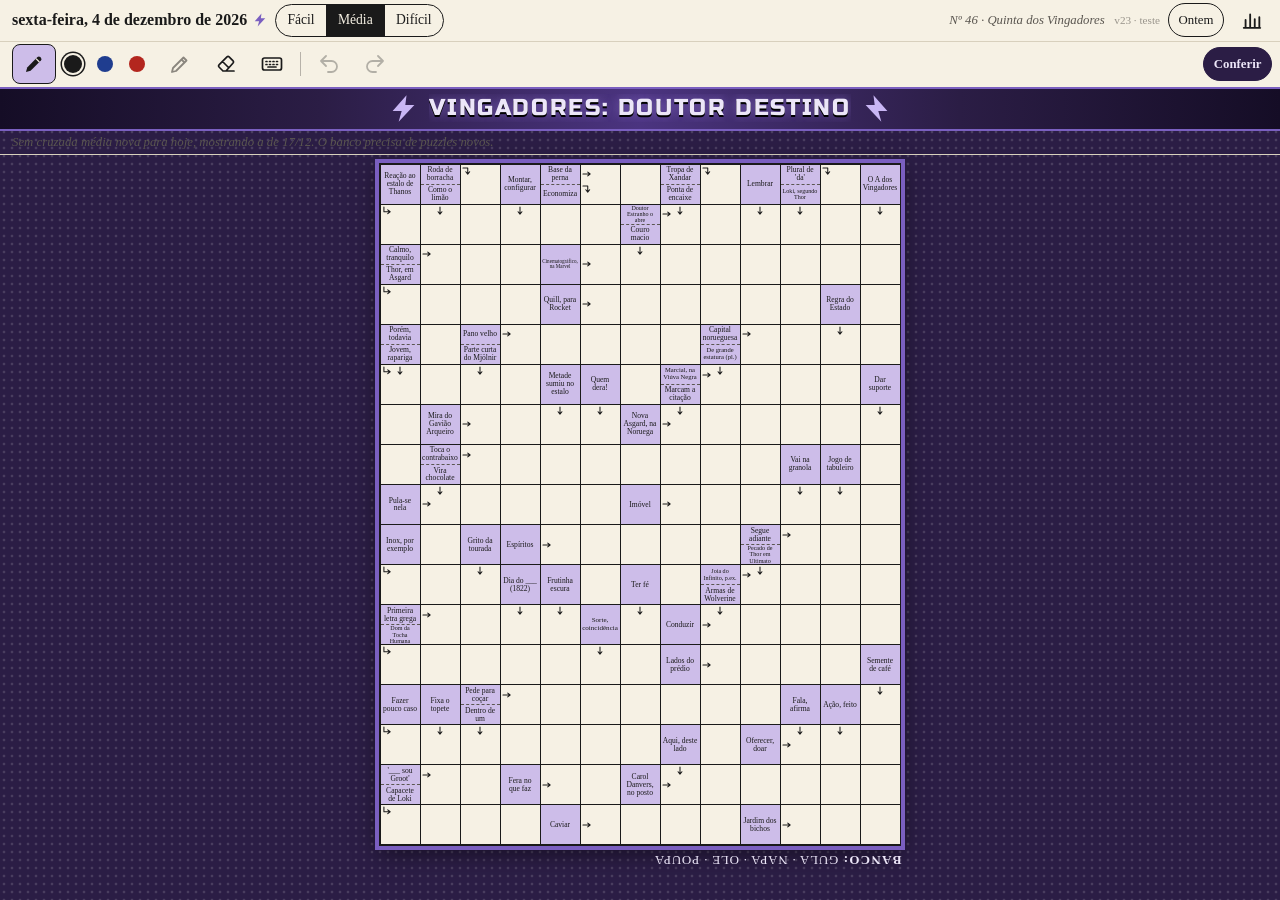
<file: index.html>
<!doctype html>
<html lang="pt-BR">
<head>
  <meta charset="utf-8">
  <meta name="viewport" content="width=device-width, initial-scale=1, maximum-scale=1, user-scalable=no, viewport-fit=cover">
  <meta name="theme-color" content="#f6f1e4">
  <title>Cruzadas do Dia (teste)</title>
  <!-- As versões dos arquivos são controladas pelo service worker (sw.js). -->
  <link rel="stylesheet" href="css/estilo.css">
  <script type="module" src="js/app.js"></script>
</head>
<body>
  <header class="cabecalho">
    <!-- Barra de cima: o dia (data, nível, navegação, histórico) -->
    <div class="barra barra-dia">
      <p class="data" id="data-extenso"></p>
      <span class="niveis" role="group" aria-label="Nível">
        <button type="button" class="nivel" data-nivel="facil" aria-pressed="false">Fácil</button>
        <button type="button" class="nivel" data-nivel="media" aria-pressed="false">Média</button>
        <button type="button" class="nivel" data-nivel="dificil" aria-pressed="false">Difícil</button>
      </span>
      <span class="info">
        <span class="edicao" id="edicao"></span>
        <span class="versao" id="versao"></span>
      </span>
      <button type="button" class="botao-texto" id="ir-ontem" hidden>Ontem</button>
      <button type="button" class="botao-texto" id="ir-hoje" hidden>Hoje</button>
      <button type="button" class="botao-icone" id="abrir-historico" title="Meu histórico" aria-label="Meu histórico">
        <svg viewBox="0 0 24 24"><path d="M5 20V12 M10 20V6 M15 20v-9 M20 20V9 M3 20.5h18" fill="none" stroke="#1a1a1a" stroke-width="2" stroke-linecap="round"/></svg>
      </button>
    </div>

    <!-- Barra de baixo: a escrita (ferramentas) e o "Terminei" -->
    <div class="barra barra-escrita">
      <nav class="ferramentas" aria-label="Ferramentas">
        <button type="button" data-ferramenta="caneta" id="botao-caneta" title="Caneta" aria-label="Caneta">
          <svg viewBox="0 0 24 24"><path d="M4 20l1.2-4.6L15.5 5.1a2 2 0 0 1 2.8 0l.6.6a2 2 0 0 1 0 2.8L8.6 18.8z" fill="currentColor"/><path d="M14 6.6l3.4 3.4" stroke="#f6f1e4" stroke-width="1.2"/></svg>
        </button>
        <span class="cores" role="group" aria-label="Cor da caneta">
          <button type="button" class="cor" data-cor="preta" title="Caneta preta" aria-label="Caneta preta"></button>
          <button type="button" class="cor" data-cor="azul" title="Caneta azul" aria-label="Caneta azul"></button>
          <button type="button" class="cor" data-cor="vermelha" title="Caneta vermelha" aria-label="Caneta vermelha"></button>
        </span>
        <button type="button" data-ferramenta="lapis" title="Lápis" aria-label="Lápis">
          <svg viewBox="0 0 24 24"><path d="M4 20l1-4L15.5 5.5l3 3L8 19z" fill="none" stroke="#8a867e" stroke-width="1.8" stroke-linejoin="round"/><path d="M13.5 7.5l3 3" stroke="#8a867e" stroke-width="1.8"/></svg>
        </button>
        <button type="button" data-ferramenta="borracha" title="Borracha" aria-label="Borracha">
          <svg viewBox="0 0 24 24"><path d="M9 19l-4-4a1.5 1.5 0 0 1 0-2.1l8-8a1.5 1.5 0 0 1 2.1 0l4 4a1.5 1.5 0 0 1 0 2.1L12 19z M8.5 9.5l6 6 M9 19h11" fill="none" stroke="#1a1a1a" stroke-width="1.7" stroke-linejoin="round" stroke-linecap="round"/></svg>
        </button>
        <button type="button" data-ferramenta="teclado" title="Teclado" aria-label="Teclado">
          <svg viewBox="0 0 24 24"><rect x="2.5" y="6" width="19" height="12" rx="2" fill="none" stroke="#1a1a1a" stroke-width="1.7"/><path d="M6 9.5h1 M9.5 9.5h1 M13 9.5h1 M16.5 9.5h1 M6 12.5h1 M9.5 12.5h1 M13 12.5h1 M16.5 12.5h1 M8 15h8" stroke="#1a1a1a" stroke-width="1.7" stroke-linecap="round"/></svg>
        </button>
        <span class="separador" aria-hidden="true"></span>
        <button type="button" id="desfazer" title="Desfazer" aria-label="Desfazer" disabled>
          <svg viewBox="0 0 24 24"><path d="M9 14L4 9l5-5 M4 9h10.5a5.5 5.5 0 0 1 0 11H11" fill="none" stroke="#1a1a1a" stroke-width="1.8" stroke-linecap="round" stroke-linejoin="round"/></svg>
        </button>
        <button type="button" id="refazer" title="Refazer" aria-label="Refazer" disabled>
          <svg viewBox="0 0 24 24"><path d="M15 14l5-5-5-5 M20 9H9.5a5.5 5.5 0 0 0 0 11H13" fill="none" stroke="#1a1a1a" stroke-width="1.8" stroke-linecap="round" stroke-linejoin="round"/></svg>
        </button>
      </nav>
      <button type="button" class="botao-texto" id="conferir" hidden aria-pressed="false">Conferir</button>
    </div>
  </header>

  <!-- Dia com tema: faixa de capa (nome do tema em letras grandes) -->
  <div class="capa-tema" id="capa-tema" hidden></div>

  <p class="aviso" id="aviso" hidden></p>
  <button type="button" class="faixa" id="atualizacao" hidden>Atualização disponível · toque para recarregar</button>
  <button type="button" class="faixa" id="novo-puzzle" hidden>Novo puzzle disponível · toque para abrir</button>
  <!-- Ontem ficou sem conferir: tocar abre o gabarito; ✕ dispensa o aviso daquele dia -->
  <div class="lembrete" id="lembrete-ontem" hidden>
    <button type="button" class="faixa faixa-clara" id="lembrete-abrir">Ontem ficou sem conferir · toque para ver o gabarito</button>
    <button type="button" class="botao-icone" id="lembrete-fechar" title="Dispensar o aviso" aria-label="Dispensar o aviso">
      <svg viewBox="0 0 24 24"><path d="M6 6l12 12 M18 6L6 18" fill="none" stroke="#1a1a1a" stroke-width="2" stroke-linecap="round"/></svg>
    </button>
  </div>

  <!-- Hoje: resultado da conferência (sem mostrar respostas) -->
  <div class="resultado" id="resultado" hidden>
    <span class="resultado-texto" id="resultado-texto"></span>
    <span class="resultado-botoes">
      <button type="button" class="botao-texto" id="aceitar-ilegiveis" hidden>As ilegíveis estão certas</button>
      <button type="button" class="botao-texto" id="desistir">Desistir</button>
      <button type="button" class="botao-icone" id="fechar-resultado" title="Fechar" aria-label="Fechar">
        <svg viewBox="0 0 24 24"><path d="M6 6l12 12 M18 6L6 18" fill="none" stroke="#1a1a1a" stroke-width="2" stroke-linecap="round"/></svg>
      </button>
    </span>
  </div>

  <!-- Dias passados: como o dia terminou e o gabarito -->
  <div class="avaliacao" id="avaliacao" hidden>
    <span class="avaliacao-texto" id="avaliacao-texto"></span>
    <span class="resumo-letras" id="resumo-letras" hidden></span>
    <button type="button" class="botao-texto alternar-gabarito" id="alternar-gabarito">Ocultar gabarito</button>
  </div>
  <div class="toast" id="toast" role="status" hidden></div>

  <!-- Painel "Meu histórico": estatísticas, calendário e backup -->
  <dialog class="painel" id="historico" aria-labelledby="historico-titulo">
    <div class="painel-quadro">
      <div class="painel-topo">
        <h2 id="historico-titulo">Meu histórico</h2>
        <button type="button" class="botao-icone" id="fechar-historico" title="Fechar" aria-label="Fechar">
          <svg viewBox="0 0 24 24"><path d="M6 6l12 12 M18 6L6 18" fill="none" stroke="#1a1a1a" stroke-width="2" stroke-linecap="round"/></svg>
        </button>
      </div>
      <span class="niveis abas-nivel" role="group" aria-label="Nível do histórico">
        <button type="button" class="nivel" data-aba-nivel="facil" aria-pressed="false">Fácil</button>
        <button type="button" class="nivel" data-aba-nivel="media" aria-pressed="false">Média</button>
        <button type="button" class="nivel" data-aba-nivel="dificil" aria-pressed="false">Difícil</button>
      </span>
      <p class="historico-erro" id="historico-erro"></p>

      <div class="numeros">
        <div><strong id="est-jogados">0</strong><span>jogados</span></div>
        <div><strong id="est-porcentagem">0</strong><span>% acertei tudo</span></div>
        <div><strong id="est-atual">0</strong><span>sequência atual</span></div>
        <div><strong id="est-melhor">0</strong><span>melhor sequência</span></div>
      </div>

      <h3>Distribuição</h3>
      <div class="distribuicao" id="distribuicao"></div>

      <div class="mes">
        <button type="button" class="botao-icone" id="mes-anterior" aria-label="Mês anterior">
          <svg viewBox="0 0 24 24"><path d="M15 5l-7 7 7 7" fill="none" stroke="#1a1a1a" stroke-width="2" stroke-linecap="round" stroke-linejoin="round"/></svg>
        </button>
        <h3 id="mes-nome"></h3>
        <button type="button" class="botao-icone" id="mes-seguinte" aria-label="Mês seguinte">
          <svg viewBox="0 0 24 24"><path d="M9 5l7 7-7 7" fill="none" stroke="#1a1a1a" stroke-width="2" stroke-linecap="round" stroke-linejoin="round"/></svg>
        </button>
      </div>
      <div class="calendario" id="calendario"></div>
      <div class="legenda">
        <span><i class="estado-acertei-tudo"></i>Acertei tudo</span>
        <span><i class="estado-errei-algumas"></i>Errei algumas</span>
        <span><i class="estado-nao-terminei"></i>Não terminei</span>
        <span><i class="estado-jogou"></i>Em andamento</span>
        <span id="legenda-tema" hidden>★ Dia com tema</span>
      </div>

      <div class="backup">
        <span>Backup (tinta e registro):</span>
        <button type="button" class="botao-texto" id="exportar">Exportar</button>
        <button type="button" class="botao-texto" id="importar">Importar</button>
        <input type="file" id="arquivo-backup" accept=".json,application/json" hidden>
      </div>
    </div>
  </dialog>

  <main class="folha" id="folha">
    <!-- O "papel" envolve a grade e recebe a camada de tinta (canvas) por cima. -->
    <div class="papel" id="papel">
      <div class="grade" id="grade" aria-label="Grade"></div>
    </div>
    <!-- Banco: palavras raras da grade, de ponta-cabeça (como no jornal).
         Fica fora do .papel para não mudar a área da tinta. -->
    <div class="banco" id="banco" hidden></div>
    <!-- Modo teclado: dica da palavra selecionada + teclado próprio (estilo Termo). -->
    <div class="area-teclado" id="area-teclado" hidden>
      <div class="faixa-dica">
        <button type="button" class="dica-navegar" id="dica-anterior" title="Palavra anterior" aria-label="Palavra anterior">
          <svg viewBox="0 0 24 24"><path d="M15 5l-7 7 7 7" fill="none" stroke="#1a1a1a" stroke-width="2.2" stroke-linecap="round" stroke-linejoin="round"/></svg>
        </button>
        <p class="dica-atual" id="dica-atual"></p>
        <button type="button" class="dica-navegar" id="dica-seguinte" title="Próxima palavra" aria-label="Próxima palavra">
          <svg viewBox="0 0 24 24"><path d="M9 5l7 7-7 7" fill="none" stroke="#1a1a1a" stroke-width="2.2" stroke-linecap="round" stroke-linejoin="round"/></svg>
        </button>
      </div>
      <div class="teclado" id="teclado" role="group" aria-label="Teclado"></div>
    </div>
  </main>
</body>
</html>
</file>
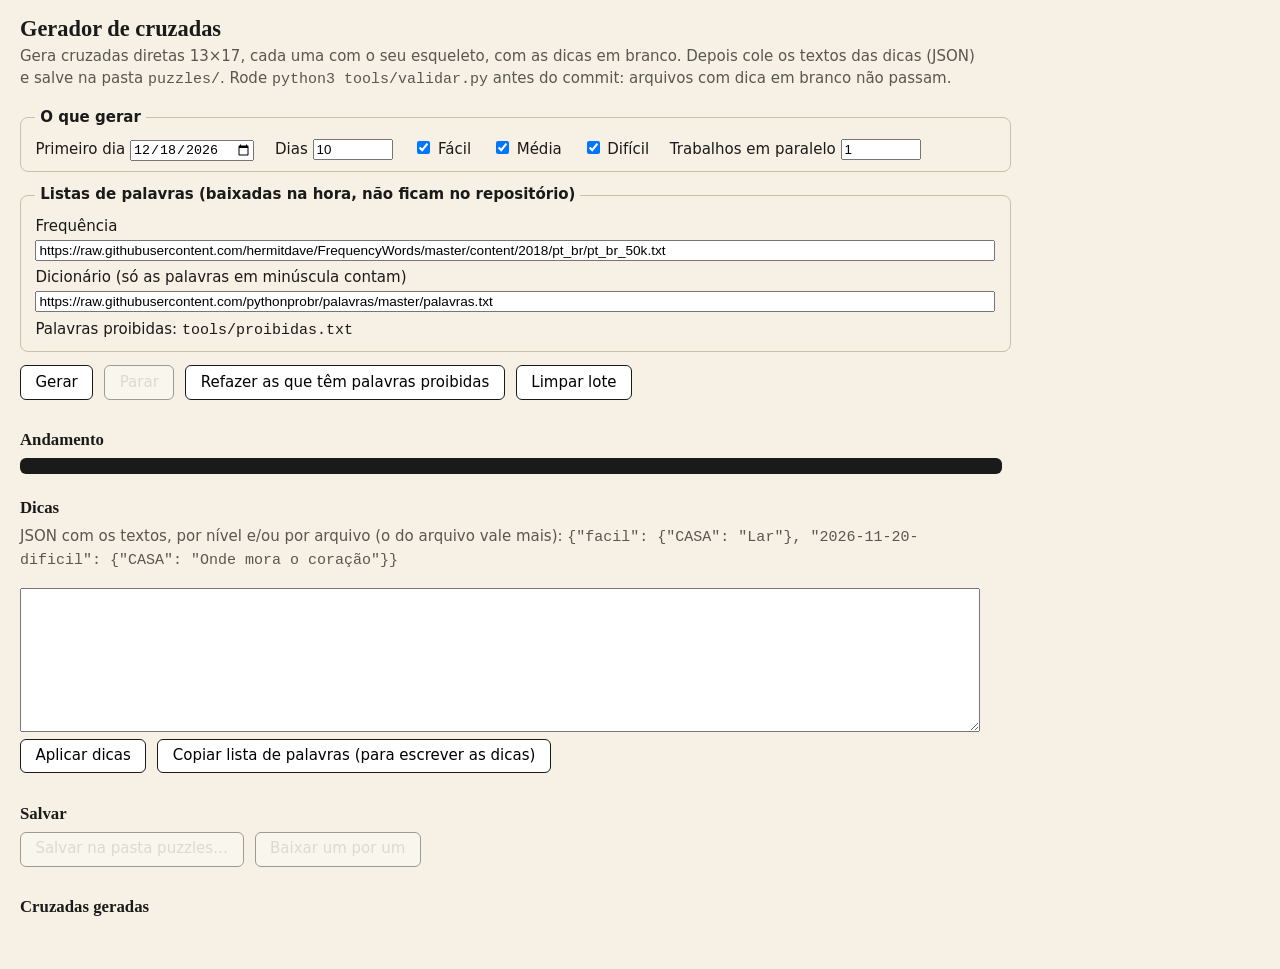
<file: tools/gerador.html>
<!doctype html>
<html lang="pt-BR">
<head>
  <meta charset="utf-8">
  <meta name="viewport" content="width=device-width, initial-scale=1">
  <title>Gerador de cruzadas</title>
  <!-- Ferramenta de conteúdo (fora do app). Rode com um servidor local na raiz
       do repositório e abra http://localhost:8000/tools/gerador.html -->
  <style>
    body { margin: 0; padding: 1rem 1.25rem 3rem; background: #f6f1e4; color: #1a1a1a; font: 15px/1.45 system-ui, sans-serif; }
    h1 { margin: 0 0 0.25rem; font: 700 1.4rem Georgia, serif; }
    h2 { margin: 1.5rem 0 0.5rem; font: 700 1.05rem Georgia, serif; }
    p.nota { margin: 0 0 1rem; color: #5a5650; max-width: 60rem; }
    fieldset { border: 1px solid #c9c0aa; border-radius: 8px; padding: 0.6rem 0.9rem; margin: 0 0 0.8rem; max-width: 60rem; }
    legend { padding: 0 0.3rem; font-weight: 600; }
    label { margin-right: 1rem; white-space: nowrap; }
    input[type=number] { width: 4.5rem; }
    input[type=url] { width: 100%; box-sizing: border-box; margin: 0.15rem 0 0.4rem; font-size: 0.85rem; }
    button { font: inherit; padding: 0.35rem 0.9rem; border: 1.5px solid #1a1a1a; border-radius: 6px; background: #fff; cursor: pointer; margin: 0 0.4rem 0.4rem 0; }
    button:disabled { opacity: 0.4; cursor: default; }
    #log { max-height: 10rem; overflow: auto; background: #1a1a1a; color: #dfe9d8; font: 12px/1.4 ui-monospace, Consolas, monospace; padding: 0.5rem 0.7rem; border-radius: 6px; white-space: pre-wrap; max-width: 60rem; }
    textarea { width: 100%; max-width: 60rem; min-height: 9rem; box-sizing: border-box; font: 12px ui-monospace, Consolas, monospace; }
    .puzzles { display: grid; grid-template-columns: repeat(auto-fill, minmax(17rem, 1fr)); gap: 0.8rem; }
    .puzzle { background: #fff; border: 1px solid #d8d0bd; border-radius: 8px; padding: 0.6rem 0.7rem; }
    .puzzle h3 { margin: 0 0 0.3rem; font-size: 0.95rem; }
    .puzzle pre { margin: 0 0 0.4rem; font: 13px/1.1 ui-monospace, Consolas, monospace; letter-spacing: 0.15em; }
    .puzzle .palavras { font-size: 0.75rem; color: #5a5650; word-spacing: 0.15em; }
    .puzzle .faltam { color: #b3261e; }
  </style>
  <script type="module" src="gerador/app.js"></script>
</head>
<body>
  <h1>Gerador de cruzadas</h1>
  <p class="nota">
    Gera cruzadas diretas 13×17, cada uma com o seu esqueleto, com as dicas em branco.
    Depois cole os textos das dicas (JSON) e salve na pasta <code>puzzles/</code>.
    Rode <code>python3 tools/validar.py</code> antes do commit: arquivos com dica em branco não passam.
  </p>

  <fieldset>
    <legend>O que gerar</legend>
    <label>Primeiro dia <input type="date" id="inicio"></label>
    <label>Dias <input type="number" id="dias" min="1" max="31" value="10"></label>
    <label><input type="checkbox" data-nivel="facil" checked> Fácil</label>
    <label><input type="checkbox" data-nivel="media" checked> Média</label>
    <label><input type="checkbox" data-nivel="dificil" checked> Difícil</label>
    <label>Trabalhos em paralelo <input type="number" id="paralelos" min="1" max="32" value="4"></label>
  </fieldset>

  <fieldset>
    <legend>Listas de palavras (baixadas na hora, não ficam no repositório)</legend>
    Frequência <input type="url" id="url-frequencia">
    Dicionário (só as palavras em minúscula contam) <input type="url" id="url-dicionario">
    Palavras proibidas: <code>tools/proibidas.txt</code>
  </fieldset>

  <button type="button" id="gerar">Gerar</button>
  <button type="button" id="parar" disabled>Parar</button>
  <button type="button" id="refazer" title="Depois de acrescentar palavras em tools/proibidas.txt">Refazer as que têm palavras proibidas</button>
  <button type="button" id="limpar">Limpar lote</button>

  <h2>Andamento</h2>
  <div id="log"></div>

  <h2>Dicas</h2>
  <p class="nota">
    JSON com os textos, por nível e/ou por arquivo (o do arquivo vale mais):
    <code>{"facil": {"CASA": "Lar"}, "2026-11-20-dificil": {"CASA": "Onde mora o coração"}}</code>
  </p>
  <textarea id="dicas" spellcheck="false"></textarea><br>
  <button type="button" id="aplicar">Aplicar dicas</button>
  <button type="button" id="copiar-palavras">Copiar lista de palavras (para escrever as dicas)</button>

  <h2>Salvar</h2>
  <button type="button" id="salvar-pasta" disabled>Salvar na pasta puzzles…</button>
  <button type="button" id="baixar" disabled>Baixar um por um</button>

  <h2>Cruzadas geradas</h2>
  <div class="puzzles" id="puzzles"></div>
</body>
</html>
</file>
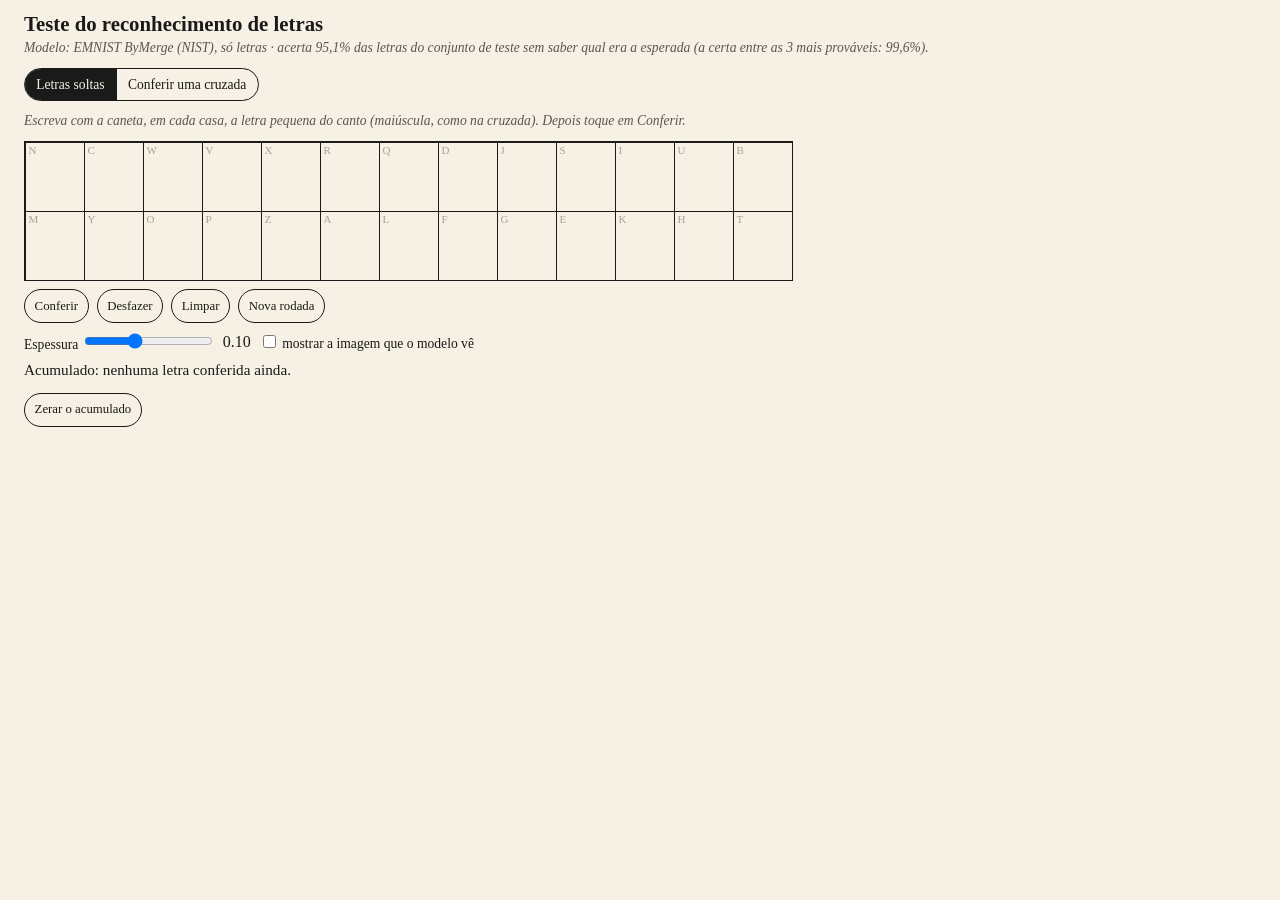
<file: tools/reconhecer.html>
<!doctype html>
<html lang="pt-BR">
<head>
  <meta charset="utf-8">
  <meta name="viewport" content="width=device-width, initial-scale=1, maximum-scale=1, user-scalable=no">
  <title>Teste do reconhecimento</title>
  <!-- Página de teste (fora do app): mede quanto o modelo acerta com a S Pen
       antes de a conferência entrar no jogo. Usa os mesmos módulos do app. -->
  <link rel="stylesheet" href="../css/estilo.css">
  <style>
    html, body { height: auto; overflow: auto; }
    body { display: block; padding: 12px 24px 40px; }
    h1 { font-size: 1.3rem; margin: 0 0 4px; }
    .sub { margin: 0 0 12px; color: var(--tinta-suave); font-size: 0.85rem; font-style: italic; }
    .abas { margin-bottom: 12px; }
    .linha { display: flex; flex-wrap: wrap; align-items: center; gap: 8px; margin: 8px 0; }
    .linha label { font-size: 0.85rem; }
    .resumo { font-size: 0.95rem; margin: 8px 0; }
    .resumo b { font-size: 1.05rem; }
    .erros { font-size: 0.85rem; color: var(--tinta-suave); }
    select, input { font: inherit; font-size: 0.9rem; }

    /* Quadro das letras soltas: casas do mesmo tamanho das da grade */
    .quadro {
      position: relative;
      display: grid;
      grid-template-columns: repeat(13, var(--casa-w));
      grid-auto-rows: var(--casa-h);
      gap: 1px;
      padding: 1.5px;
      width: max-content;
      background: var(--linha);
      touch-action: none;
    }
    .quadro .casa-teste { position: relative; background: var(--papel); }
    .quadro .alvo {
      position: absolute; top: 1px; left: 3px;
      font-size: 11px; color: #a9a294; pointer-events: none;
    }
    .quadro canvas { position: absolute; inset: 0; width: 100%; height: 100%; pointer-events: none; }
    .rotulo-resultado {
      position: absolute; right: 2px; bottom: 1px;
      font: 700 10px system-ui, sans-serif; pointer-events: none;
    }
    .miniatura { position: absolute; left: 2px; bottom: 2px; width: 28px; height: 28px; image-rendering: pixelated; opacity: 0.85; pointer-events: none; }
    .sem-miniaturas .miniatura { display: none; }

    /* Resultado por casa (nos dois modos) */
    .conf-certa    { box-shadow: inset 0 0 0 3px #3f9b57; }
    .conf-errada   { box-shadow: inset 0 0 0 3px #e0782a; }
    .conf-ilegivel { box-shadow: inset 0 0 0 3px #8a867e; }
    .conf-certa .rotulo-resultado    { color: #3f9b57; }
    .conf-errada .rotulo-resultado   { color: #e0782a; }
    .conf-ilegivel .rotulo-resultado { color: #6b665e; }

    #cruzada .folha { padding: 0; display: block; }
    #cruzada .papel { width: max-content; }
    [hidden] { display: none !important; }
  </style>
  <script type="module" src="reconhecer-teste.js"></script>
</head>
<body>
  <h1>Teste do reconhecimento de letras</h1>
  <p class="sub" id="modelo-info">Carregando o modelo…</p>

  <span class="niveis abas" role="group" aria-label="Modo">
    <button type="button" class="nivel" data-aba="soltas" aria-pressed="true">Letras soltas</button>
    <button type="button" class="nivel" data-aba="cruzada" aria-pressed="false">Conferir uma cruzada</button>
  </span>

  <!-- Modo 1: escrever as letras pedidas (cantinho de cada casa) e conferir -->
  <section id="soltas">
    <p class="sub">Escreva com a caneta, em cada casa, a letra pequena do canto (maiúscula, como na cruzada). Depois toque em Conferir.</p>
    <div class="quadro" id="quadro"></div>
    <div class="linha">
      <button type="button" class="botao-texto" id="conferir">Conferir</button>
      <button type="button" class="botao-texto" id="desfazer-teste">Desfazer</button>
      <button type="button" class="botao-texto" id="limpar">Limpar</button>
      <button type="button" class="botao-texto" id="nova-rodada">Nova rodada</button>
    </div>
    <div class="linha">
      <label>Espessura <input type="range" id="espessura" min="0.05" max="0.18" step="0.01"></label>
      <span id="espessura-valor"></span>
      <label><input type="checkbox" id="miniaturas"> mostrar a imagem que o modelo vê</label>
    </div>
    <p class="resumo" id="resumo-rodada"></p>
    <p class="resumo" id="resumo-total"></p>
    <p class="erros" id="lista-erros"></p>
    <div class="linha"><button type="button" class="botao-texto" id="zerar">Zerar o acumulado</button></div>
  </section>

  <!-- Modo 2: conferir uma cruzada de um dia passado, já escrita à caneta -->
  <section id="cruzada" hidden>
    <p class="sub">Só dias passados (as respostas aparecem). Usa a tinta salva neste aparelho.</p>
    <div class="linha">
      <label>Dia <input type="date" id="dia"></label>
      <select id="nivel">
        <option value="facil">Fácil</option>
        <option value="media">Média</option>
        <option value="dificil">Difícil</option>
      </select>
      <button type="button" class="botao-texto" id="abrir">Abrir e conferir</button>
    </div>
    <p class="resumo" id="resumo-cruzada"></p>
    <p class="erros" id="erros-cruzada"></p>
    <div class="folha" id="folha-cruzada">
      <div class="papel" id="papel-cruzada">
        <div class="grade" id="grade-cruzada"></div>
      </div>
    </div>
  </section>
</body>
</html>
</file>
<file: css/estilo.css>
/* Cruzadas do Dia — visual de revista (cruzada direta) */

:root {
  --papel: #f6f1e4;
  --casa-dica: #e4e1da;   /* cinza bem claro */
  --tinta: #1a1a1a;
  --tinta-suave: #5a5650;
  --linha: #1a1a1a;
  --gabarito: #138a3a;    /* verde do gabarito */
  --serifa: Georgia, "Noto Serif", "Times New Roman", serif;
}

* { box-sizing: border-box; }

html, body {
  margin: 0;
  height: 100%;
  background: var(--papel);
  color: var(--tinta);
  font-family: var(--serifa);
  overflow: hidden;
  /* Sem seleção de texto nem menu de toque longo: é papel. */
  -webkit-user-select: none;
  user-select: none;
  -webkit-touch-callout: none;
  -webkit-tap-highlight-color: transparent;
}

body {
  display: flex;
  flex-direction: column;
  padding: env(safe-area-inset-top) env(safe-area-inset-right) env(safe-area-inset-bottom) env(safe-area-inset-left);
}

/* ---------- Cabeçalho (duas barras: o dia e a escrita) ---------- */

.cabecalho {
  border-bottom: 1.5px solid var(--linha);
  white-space: nowrap;
}

.barra {
  display: flex;
  align-items: center;
  gap: 0.5rem;
  min-width: 0;
  padding: 0.15rem 0.5rem 0.15rem 0.75rem;
}

.barra-escrita {
  border-top: 1px solid #d8d0bd;
  justify-content: space-between;
}

.data {
  margin: 0;
  font-size: 1rem;
  font-weight: 700;
  flex-shrink: 0;
}

@media (max-width: 760px) {
  .data .ano { display: none; }
}

/* Nome do puzzle e versão: discretos, encolhem até sumir se faltar espaço */
.info {
  flex: 1;
  min-width: 0;
  overflow: hidden;
  text-overflow: ellipsis;
  font-size: 0.8rem;
  font-style: italic;
  color: var(--tinta-suave);
  text-align: right;
}

.versao {
  margin-left: 0.4rem;
  font-style: normal;
  font-size: 0.7rem;
  opacity: 0.6;
}

/* Seletor de nível (cabeçalho e histórico) */
.niveis {
  display: inline-flex;
  flex-shrink: 0;
  border: 1.5px solid var(--linha);
  border-radius: 17px;
  overflow: hidden;
}

.nivel {
  height: 31px;
  padding: 0 0.7rem;
  border: 0;
  border-left: 1px solid var(--linha);
  background: transparent;
  color: var(--tinta);
  font: inherit;
  font-size: 0.85rem;
  touch-action: manipulation;
  cursor: pointer;
}
.nivel:first-child { border-left: 0; }
.nivel[aria-pressed="true"] { background: var(--linha); color: var(--papel); }

/* ---------- Barra de ferramentas ---------- */

.ferramentas {
  display: flex;
  align-items: center;
  gap: 2px;
  flex-shrink: 0;
}

.ferramentas button {
  width: 44px;
  height: 40px;
  display: grid;
  place-items: center;
  padding: 0;
  border: 1.5px solid transparent;
  border-radius: 8px;
  background: transparent;
  touch-action: manipulation;
  cursor: pointer;
}

.ferramentas button svg { width: 24px; height: 24px; }

.ferramentas button.ativa {
  border-color: var(--linha);
  background: var(--casa-dica);
}

.ferramentas button:disabled { opacity: 0.3; cursor: default; }

/* Bolinhas de cor da caneta */
.cores {
  display: flex;
  align-items: center;
  gap: 2px;
  margin-right: 4px;
}

.ferramentas button.cor {
  width: 30px;
  height: 40px;
  border: 0;
  background: transparent;
  position: relative;
}

.ferramentas button.cor::before {
  content: "";
  position: absolute;
  left: 50%;
  top: 50%;
  width: 16px;
  height: 16px;
  transform: translate(-50%, -50%);
  border-radius: 50%;
  background: var(--cor);
}

.ferramentas button.cor.escolhida::before {
  width: 18px;
  height: 18px;
  box-shadow: 0 0 0 2px var(--papel), 0 0 0 3.5px var(--cor);
}

.cor[data-cor="preta"]    { --cor: #1a1a1a; }
.cor[data-cor="azul"]     { --cor: #1f3d8f; }
.cor[data-cor="vermelha"] { --cor: #b3261e; }

.ferramentas .separador {
  width: 1px;
  height: 24px;
  margin: 0 4px;
  background: var(--tinta-suave);
  opacity: 0.4;
}


/* Botões de texto (Terminei, Ontem, Hoje, avaliação) */
.botao-texto {
  height: 34px;
  padding: 0 0.6rem;
  border: 1.5px solid var(--linha);
  border-radius: 17px;
  background: transparent;
  color: var(--tinta);
  font: inherit;
  font-size: 0.8rem;
  white-space: nowrap;
  touch-action: manipulation;
  cursor: pointer;
}
.botao-texto[hidden] { display: none; }
.botao-texto[aria-pressed="true"] {
  background: var(--linha);
  color: var(--papel);
}

.botao-icone {
  width: 40px;
  height: 36px;
  display: grid;
  place-items: center;
  padding: 0;
  border: 0;
  border-radius: 8px;
  background: transparent;
  touch-action: manipulation;
  cursor: pointer;
}
.botao-icone svg { width: 22px; height: 22px; }
.botao-icone:disabled { opacity: 0.25; cursor: default; }

/* ---------- Painel "Meu histórico" ---------- */

.painel {
  width: min(560px, calc(100vw - 32px));
  max-height: calc(100dvh - 32px);
  padding: 0;
  border: 1.5px solid var(--linha);
  border-radius: 10px;
  background: var(--papel);
  color: var(--tinta);
  overflow: auto;
  overscroll-behavior: contain;
}
.painel::backdrop { background: rgba(26, 26, 26, 0.45); }
.painel-quadro { padding: 0.75rem 1.1rem 1.1rem; }
.painel h2 { margin: 0; font-size: 1.3rem; }
.painel h3 { margin: 1rem 0 0.4rem; font-size: 0.95rem; }
.painel-topo { display: flex; align-items: center; justify-content: space-between; }
.abas-nivel { margin-top: 0.4rem; }
.historico-erro { margin: 0; color: #b3261e; font-size: 0.85rem; font-style: italic; }
.historico-erro:empty { display: none; }

/* Números (como no Termo) */
.numeros {
  display: grid;
  grid-template-columns: repeat(4, 1fr);
  gap: 0.5rem;
  margin-top: 0.75rem;
  text-align: center;
}
.numeros strong { display: block; font-size: 2rem; line-height: 1.1; }
.numeros span { font-size: 0.75rem; color: var(--tinta-suave); }

/* Cores dos resultados (barras, calendário, legenda) */
:root {
  --acertei: #3f9b57;
  --errei: #e0b13a;
  --nao-terminei: #e8a094;
}
.estado-acertei-tudo  { background: var(--acertei); color: #fff; }
.estado-errei-algumas { background: var(--errei); }
.estado-nao-terminei  { background: var(--nao-terminei); }

.distribuicao { display: grid; gap: 4px; }
.dist-linha { display: grid; grid-template-columns: 7.5rem 1fr; align-items: center; gap: 0.5rem; }
.dist-rotulo { font-size: 0.85rem; }
.dist-trilho { display: block; }
.dist-linha.hoje .dist-rotulo { font-weight: 700; }
.dist-linha.hoje .dist-barra { outline: 2px solid var(--tinta); outline-offset: 1px; }
.dist-barra {
  display: block;
  min-width: 1.6rem;
  padding: 1px 6px;
  border-radius: 3px;
  text-align: right;
  font-size: 0.85rem;
  font-weight: 700;
}

/* Calendário */
.mes { display: flex; align-items: center; justify-content: space-between; margin-top: 0.6rem; }
.mes h3 { margin: 0; }
.calendario { display: grid; grid-template-columns: repeat(7, 1fr); gap: 4px; }
.cal-semana { text-align: center; font-size: 0.75rem; color: var(--tinta-suave); }
.cal-dia {
  aspect-ratio: 1;
  border: 1.5px solid transparent;
  border-radius: 6px;
  background: #ebe6d9;      /* não jogou */
  color: var(--tinta);
  font: inherit;
  font-size: 0.9rem;
  touch-action: manipulation;
  cursor: pointer;
}
.cal-dia:disabled { background: transparent; color: #b9b2a3; cursor: default; }
.cal-dia.estado-acertei-tudo  { background: var(--acertei); color: #fff; }
.cal-dia.estado-errei-algumas { background: var(--errei); }
.cal-dia.estado-nao-terminei  { background: var(--nao-terminei); }
.cal-dia.estado-jogou,
.cal-dia.estado-terminei { background: var(--papel); border-color: var(--tinta-suave); border-style: dashed; }
.cal-dia.estado-terminei { border-color: var(--acertei); }
.cal-dia.hoje { box-shadow: 0 0 0 2px var(--papel), 0 0 0 3.5px var(--linha); font-weight: 700; }
.cal-dia.com-tema { position: relative; }
.cal-dia.com-tema::after {
  content: '★';
  position: absolute;
  top: 1px;
  right: 3px;
  font-size: 0.55rem;
  line-height: 1;
}

.legenda { display: flex; flex-wrap: wrap; gap: 0.3rem 0.9rem; margin-top: 0.6rem; font-size: 0.75rem; }
.legenda i {
  display: inline-block;
  width: 0.8rem;
  height: 0.8rem;
  margin-right: 0.3rem;
  border-radius: 3px;
  vertical-align: -1px;
}
.legenda i.estado-jogou { border: 1.5px dashed var(--tinta-suave); }

.backup {
  display: flex;
  align-items: center;
  flex-wrap: wrap;
  gap: 0.5rem;
  margin-top: 1rem;
  padding-top: 0.75rem;
  border-top: 1px solid #d8d0bd;
  font-size: 0.85rem;
}

/* Faixa de avaliação (dias passados) */
.avaliacao {
  display: flex;
  align-items: center;
  flex-wrap: wrap;
  gap: 0.4rem 0.6rem;
  padding: 0.35rem 0.75rem;
  border-bottom: 1px solid #d8d0bd;
}
.avaliacao[hidden] { display: none; }
.avaliacao-rotulo { font-weight: 700; font-size: 0.9rem; }
.avaliacao-opcoes { display: flex; gap: 4px; flex-wrap: wrap; }
.alternar-gabarito {
  margin-left: auto;
  border-color: var(--gabarito);
  color: var(--gabarito);
}

.aviso {
  margin: 0;
  padding: 0.25rem 0.75rem;
  font-size: 0.8rem;
  font-style: italic;
  color: var(--tinta-suave);
  border-bottom: 1px solid #d8d0bd;
}

/* Faixa "Novo puzzle disponível" (virada da meia-noite) */
.faixa {
  margin: 0;
  padding: 0.5rem 0.75rem;
  border: 0;
  border-bottom: 1.5px solid var(--linha);
  background: var(--linha);
  color: var(--papel);
  font: inherit;
  font-weight: 700;
  text-align: center;
  cursor: pointer;
}
.faixa[hidden] { display: none; }
.faixa-clara {
  background: var(--casa-dica);
  color: var(--tinta);
  border-bottom-color: #d8d0bd;
  font-weight: 400;
}

/* Lembrete "Ontem ficou sem conferir", com ✕ para dispensar */
.lembrete {
  display: flex;
  align-items: stretch;
  background: var(--casa-dica);
  border-bottom: 1.5px solid #d8d0bd;
}
.lembrete[hidden] { display: none; }
.lembrete .faixa {
  flex: 1;
  min-width: 0;
  border-bottom: 0;
  padding-left: calc(0.75rem + 36px); /* texto centrado apesar do ✕ */
}
.lembrete .botao-icone { width: 36px; height: auto; border-radius: 0; }
.lembrete .botao-icone svg { width: 16px; height: 16px; }

/* Mensagem rápida (ex.: gesto de voltar ignorado) */
.toast {
  position: fixed;
  left: 50%;
  bottom: 24px;
  transform: translateX(-50%);
  max-width: calc(100% - 48px);
  padding: 0.6rem 1rem;
  border-radius: 8px;
  background: rgba(26, 26, 26, 0.9);
  color: var(--papel);
  font-size: 0.95rem;
  z-index: 20;
  pointer-events: none;
}
.toast[hidden] { display: none; }

/* ---------- Folha ---------- */

.folha {
  flex: 1;
  min-height: 0;
  display: flex;
  flex-direction: column;
  align-items: center;
  justify-content: center;
  /* margem lateral maior: tira a grade da faixa do gesto de voltar do Android;
     embaixo, tira o canto da grade da zona do gesto do assistente (cantos de baixo) */
  padding: 0.5rem 24px calc(32px + env(safe-area-inset-bottom, 0px));
}

/* ---------- Papel + camada de tinta ---------- */

.papel {
  position: relative;
  touch-action: none;       /* sem rolagem/zoom do navegador ao escrever */
}

.tinta {
  position: absolute;
  inset: 0;
  width: 100%;
  height: 100%;
  pointer-events: none;     /* os eventos vão para o .papel */
}

/* ---------- Banco (palavras de ajuda, de ponta-cabeça) ---------- */

.banco {
  flex: none;
  margin-top: 6px;
  text-align: right;            /* depois de girar, fica no canto de baixo à direita */
  font-size: 13px;
  line-height: 1.2;
  letter-spacing: 0.06em;
  color: var(--tinta-suave);
}

.banco[hidden] { display: none; }

.banco span {
  display: inline-block;
  transform: rotate(180deg);
}

.banco b { font-weight: 700; letter-spacing: 0.1em; }

/* ---------- Diagnóstico (?debug=1) ---------- */

.diagnostico {
  position: fixed;
  left: 8px;
  right: 8px;
  bottom: 8px;
  max-height: 40vh;
  overflow: hidden;
  padding: 6px 8px;
  border-radius: 6px;
  background: rgba(20, 20, 20, 0.82);
  color: #e8ffe8;
  font: 12px/1.35 ui-monospace, "Roboto Mono", Consolas, monospace;
  white-space: pre;
  pointer-events: none;
  z-index: 10;
}

.diagnostico button {
  pointer-events: auto;
  float: right;
  font: inherit;
  padding: 2px 8px;
}

/* ---------- Grade ---------- */

.grade {
  --n-colunas: 13;
  --n-linhas: 17;
  display: grid;
  grid-template-columns: repeat(var(--n-colunas), 1fr);
  grid-template-rows: repeat(var(--n-linhas), 1fr);
  gap: 1px;
  padding: 1.5px;
  background: var(--linha);       /* o fundo vira as linhas finas */
  container-type: size;           /* tamanhos proporcionais à casa */
  --casa-l: calc(100cqw / var(--n-colunas));
  --casa-a: calc(100cqh / var(--n-linhas));
}

.casa {
  position: relative;
  min-width: 0;
  min-height: 0;
  background: var(--papel);
}

.casa.preta { background: var(--linha); }

/* Casa de dica: uma ou duas dicas empilhadas */
.casa.dica {
  background: var(--casa-dica);
  display: flex;
  flex-direction: column;
}

.dica-texto {
  flex: 1;
  min-height: 0;
  display: flex;
  align-items: center;
  justify-content: center;
  text-align: center;
  padding: 1px 2px;
  overflow: hidden;
  font-size: calc(var(--casa-l) * 0.19);
  line-height: 1.05;
  overflow-wrap: normal;   /* não corta palavra no meio; a fonte diminui até caber */
}

.dica-texto.apertada { overflow-wrap: anywhere; } /* último recurso */

.casa.dupla .dica-texto + .dica-texto {
  border-top: 1px dashed var(--tinta-suave);
}

/* ---------- Setas (na casa onde a resposta começa) ---------- */

.seta {
  position: absolute;
  width: calc(var(--casa-l) * 0.24);
  height: calc(var(--casa-l) * 0.24);
  fill: none;
  stroke: var(--tinta);
  stroke-width: 1.1;
  stroke-linecap: round;
  stroke-linejoin: round;
  pointer-events: none;
}

.seta-direita { left: 1px; top: 50%; transform: translateY(-50%); }
.seta-direita.metade-cima { top: 25%; }
.seta-direita.metade-baixo { top: 75%; }
.seta-baixo { top: 1px; left: 50%; transform: translateX(-50%); }
.seta-baixo-direita,
.seta-direita-baixo { top: 1px; left: 1px; }
.seta-direita-baixo.metade-baixo { top: 50%; }

/* Gabarito (dias passados): letras verdes, levemente transparentes, por baixo da tinta.
   Verde para não confundir com nenhuma cor de caneta. */
.letra-gabarito {
  position: absolute;
  inset: 0;
  display: none;
  place-items: center;
  font-family: var(--serifa);
  font-size: calc(min(var(--casa-l), var(--casa-a)) * 0.62);
  line-height: 1;
  color: var(--gabarito);
  opacity: 0.5;
  pointer-events: none;
}
.grade.com-gabarito .letra-gabarito { display: grid; }

.erro {
  padding: 2rem;
  font-style: italic;
}

/* ---------- Modo teclado ---------- */

/* Letras digitadas: letra de forma, por baixo da tinta (o canvas fica por cima). */
.letra-digitada {
  position: absolute;
  inset: 0;
  display: grid;
  place-items: center;
  font-family: system-ui, "Roboto", "Segoe UI", sans-serif;
  font-weight: 600;
  font-size: calc(min(var(--casa-l), var(--casa-a)) * 0.56);
  line-height: 1;
  color: var(--tinta);
  pointer-events: none;
}

/* Palavra e casa selecionadas (só no modo teclado). */
.casa.sel-palavra { background: #f4e7b8; }
.casa.sel-casa    { background: #e9cf6e; }

/* Gabarito: letra digitada certa ganha fundo verde claro; errada fica riscada,
   com a certa pequena em verde no canto (no lugar da letra verde grande). */
.grade.com-gabarito .casa.digitada .letra-gabarito { display: none; }
.grade.com-gabarito .casa.certa { background: #d7ecd9; }
.grade.com-gabarito .casa.errada .letra-digitada {
  text-decoration: line-through;
  text-decoration-color: var(--gabarito);
  text-decoration-thickness: 2px;
}
.grade.com-gabarito .casa.errada .letra-gabarito {
  display: block;
  inset: auto 2px 1px auto;
  font-size: calc(min(var(--casa-l), var(--casa-a)) * 0.3);
  font-weight: 700;
  opacity: 0.9;
}

.resumo-letras { font-size: 0.8rem; color: var(--gabarito); font-weight: 700; }
.resumo-letras[hidden],
.avaliacao:not(.com-gabarito) .resumo-letras { display: none; }

/* Faixa da dica atual + teclado, embaixo da grade */
.area-teclado {
  flex: none;
  width: 100%;
  max-width: 620px;
  margin-top: 6px;
}
.area-teclado[hidden] { display: none; }

.dica-atual {
  flex: 1;
  min-width: 0;
  margin: 0;
  padding: 0.35rem 0.75rem;
  min-height: 2.1rem;
  border-radius: 8px;
  background: var(--casa-dica);
  font-size: 1.05rem;
  line-height: 1.4rem;
  white-space: nowrap;
  overflow: hidden;
  text-overflow: ellipsis;
}
.dica-atual.vazia { color: var(--tinta-suave); font-style: italic; }
.dica-atual-seta { margin-right: 0.5rem; font-weight: 700; }

/* Teclado no estilo do Termo, em tons de papel */
.teclado { display: grid; gap: 5px; }
.teclado-fileira { display: flex; justify-content: center; gap: 5px; }
.tecla {
  flex: 1 1 0;
  max-width: 54px;
  height: 46px;
  padding: 0;
  border: 0;
  border-radius: 6px;
  background: #ddd7c8;
  color: var(--tinta);
  font: 700 1.1rem system-ui, "Roboto", "Segoe UI", sans-serif;
  touch-action: manipulation;
  cursor: pointer;
}
.tecla:active { background: #c9c1ad; }
.tecla-larga { flex-grow: 1.5; max-width: 80px; font-size: 1.25rem; }

/* Paisagem: sobra largura e falta altura, então o teclado vai para o lado da grade.
   --posicao avisa o ajustarTamanho (js/grade.js) para descontar a largura, não a altura. */
@media (orientation: landscape) and (min-width: 900px) {
  body.modo-teclado .folha {
    display: grid;
    grid-template-columns: auto minmax(300px, 440px);
    grid-template-rows: auto auto;
    align-content: center;
    justify-content: center;
    column-gap: 32px;
  }
  body.modo-teclado .papel { grid-column: 1; grid-row: 1; }
  body.modo-teclado .banco { grid-column: 1; grid-row: 2; justify-self: start; }
  body.modo-teclado .area-teclado {
    --posicao: lado;
    grid-column: 2;
    grid-row: 1 / span 2;
    align-self: center;
    width: 440px;
    margin-top: 0;
  }
}

/* Faixa da dica com ◀ ▶ (palavra anterior / seguinte) */
.faixa-dica {
  display: flex;
  align-items: center;
  gap: 4px;
  margin-bottom: 6px;
}
.dica-navegar {
  flex: none;
  width: 40px;
  height: 2.1rem;
  display: grid;
  place-items: center;
  padding: 0;
  border: 0;
  border-radius: 8px;
  background: var(--casa-dica);
  touch-action: manipulation;
  cursor: pointer;
}
.dica-navegar svg { width: 20px; height: 20px; }
.dica-navegar:active { background: #c9c1ad; }

/* Data: por extenso no tablet/PC, curta no celular */
.data-curta { display: none; }

/* ---------- Celular (tela estreita) ----------
   Sem caneta: o modo teclado fica sempre ligado (js/app.js, mesmo limite de 599px),
   então as ferramentas de caneta somem e a grade usa quase toda a largura. */
@media (max-width: 599px) {
  .barra { gap: 0.35rem; padding: 0.15rem 0.4rem; flex-wrap: wrap; }
  .data { font-size: 0.95rem; }
  .data-longa { display: none; }
  .data-curta { display: inline; }
  .info { display: none; }
  .barra-dia .niveis { margin-left: auto; }
  .nivel { height: 30px; padding: 0 0.55rem; font-size: 0.8rem; }
  .barra-dia .botao-texto { height: 30px; padding: 0 0.5rem; }
  .botao-icone { width: 34px; }

  .ferramentas [data-ferramenta],
  .ferramentas .cores,
  .ferramentas .separador { display: none; }

  .folha { padding: 0.35rem 6px; }
  .banco { margin-top: 3px; font-size: 11px; }

  .area-teclado { margin-top: 4px; max-width: none; }
  .faixa-dica { margin-bottom: 4px; }
  .dica-atual { font-size: 0.95rem; padding: 0.3rem 0.5rem; }
  .teclado, .teclado-fileira { gap: 4px; }
  .tecla { height: 42px; font-size: 1rem; }

  .avaliacao { padding: 0.3rem 0.4rem; gap: 0.3rem; }
  .avaliacao-rotulo { display: none; }
  .sem-celular { display: none; }
  .avaliacao .botao-texto { height: 30px; padding: 0 0.45rem; font-size: 0.75rem; }
}

/* ---------- Conferência (botão Conferir) ---------- */

/* Marcas na grade, sem mostrar a resposta. Laranja para não confundir com a
   caneta vermelha nem com o verde do gabarito. Ficam por baixo da tinta. */
.casa.marca-errada::after,
.casa.marca-ilegivel::after {
  content: "";
  position: absolute;
  inset: 10%;
  border-radius: 50%;
  pointer-events: none;
}
.casa.marca-errada::after { border: 2.5px solid #e0782a; }
.casa.marca-ilegivel::after { border: 2px dashed #8a867e; border-radius: 8px; }
/* Casa que ficou vazia (Conferir com a grade incompleta): um pontinho no meio. */
.casa.marca-vazia::after {
  content: "";
  position: absolute;
  left: 50%;
  top: 50%;
  width: 7px;
  height: 7px;
  transform: translate(-50%, -50%);
  border-radius: 50%;
  background: #d9a400;
  pointer-events: none;
}

/* Faixa com o resultado da conferência */
.resultado {
  display: flex;
  align-items: center;
  flex-wrap: wrap;
  gap: 0.3rem 0.6rem;
  padding: 0.3rem 0.5rem 0.3rem 0.75rem;
  border-bottom: 1px solid #d8d0bd;
  background: #fbeee3;
}
.resultado[hidden] { display: none; }
.resultado-texto { font-size: 0.9rem; font-weight: 700; color: #a8521a; }
.resultado-botoes { display: flex; align-items: center; gap: 4px; margin-left: auto; }
.resultado .botao-texto { height: 30px; font-size: 0.78rem; }
.resultado .botao-icone { width: 32px; height: 30px; }
.resultado .botao-icone svg { width: 18px; height: 18px; }

#conferir:disabled { cursor: default; }
#conferir[aria-pressed="true"]:disabled { opacity: 1; }
.avaliacao-texto { font-size: 0.85rem; font-weight: 700; }

/* ---------- Dia com tema (puzzle.tema): edição especial ---------- */
/* Cores e fonte vêm do puzzle (js/app.js, aplicarTema). Sem vermelho nem verde:
   são da caneta e do gabarito. A grade continua papel claro. */

:root {
  --tema-destaque: #2b1d45;   /* fundo escuro da faixa e das margens */
  --tema-borda: #7a5fc0;      /* borda grossa da grade */
  --tema-claro: #ece6f8;      /* texto claro sobre o escuro */
  --tema-fonte: var(--serifa);
}

body.dia-tema {
  background-color: var(--tema-destaque);
  /* retícula de gibi */
  background-image: radial-gradient(rgba(255, 255, 255, 0.14) 1.1px, transparent 1.7px);
  background-size: 8px 8px;
}
body.dia-tema .cabecalho {
  background: var(--papel);
  border-bottom: 0;
}
body.dia-tema .papel {
  box-shadow: 0 0 0 4px var(--tema-borda), 0 6px 22px rgba(0, 0, 0, 0.55);
}
body.dia-tema .banco { color: var(--tema-claro); }
body.dia-tema #conferir {
  background: var(--tema-destaque);
  border-color: var(--tema-destaque);
  color: var(--tema-claro);
  font-weight: 700;
}
body.dia-tema .data::after {
  content: '';
  display: inline-block;
  width: 0.9em;
  height: 0.9em;
  margin-left: 0.35em;
  vertical-align: -0.1em;
  background: var(--tema-borda);
  -webkit-mask: var(--tema-icone) center / contain no-repeat;
  mask: var(--tema-icone) center / contain no-repeat;
}

.capa-tema {
  flex: none;
  display: flex;
  align-items: center;
  justify-content: center;
  gap: 0.7rem;
  padding: 5px 12px 6px;
  background: linear-gradient(90deg, #150d26, var(--tema-destaque) 25%, #4b3480 50%, var(--tema-destaque) 75%, #150d26);
  border-top: 2px solid var(--tema-borda);
  border-bottom: 2px solid var(--tema-borda);
  color: var(--tema-claro);
  font-family: var(--tema-fonte);
  font-size: 1.45rem;
  line-height: 1.2;
  letter-spacing: 0.07em;
  text-transform: uppercase;
  text-shadow: 0 2px 0 #000, 0 0 12px rgba(160, 130, 230, 0.6);
  white-space: nowrap;
  overflow: hidden;
}
.capa-tema[hidden] { display: none; }
.capa-tema span { overflow: hidden; text-overflow: ellipsis; }
.capa-tema i {
  flex: none;
  width: 1.25em;
  height: 1.25em;
  background: #c9b6f5;
  -webkit-mask: var(--tema-icone) center / contain no-repeat;
  mask: var(--tema-icone) center / contain no-repeat;
  filter: drop-shadow(0 0 4px rgba(200, 180, 255, 0.8));
}
.capa-tema i:last-child { transform: scaleX(-1); }

@media (max-width: 599px) {
  .capa-tema { font-size: 1rem; gap: 0.4rem; padding: 3px 8px 4px; }
  body.dia-tema .papel { box-shadow: 0 0 0 3px var(--tema-borda), 0 4px 14px rgba(0, 0, 0, 0.5); }
  body.dia-tema .data::after { display: none; }
}
</file>
